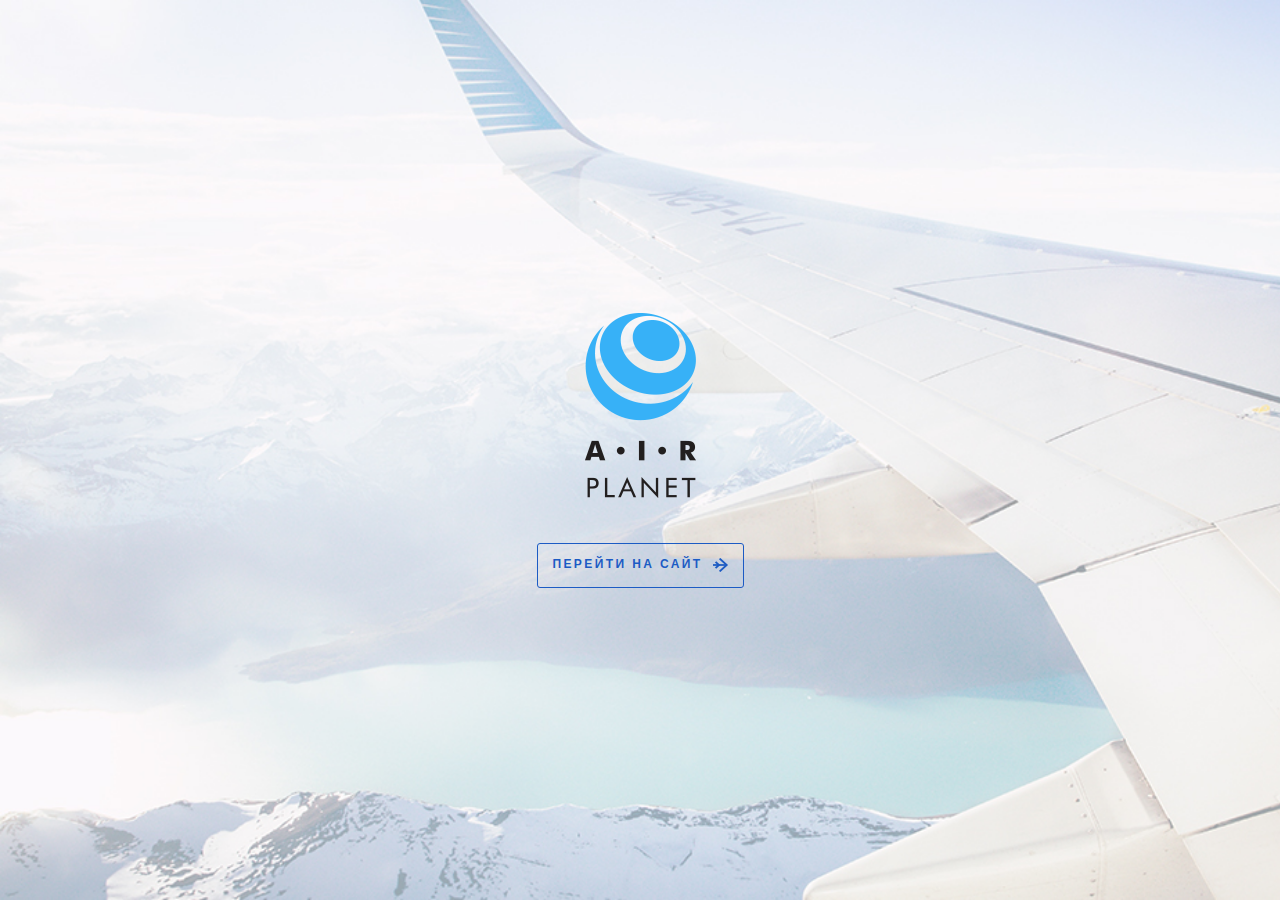
<file: index.html>
<!DOCTYPE html>
<html lang="ru">

<head>
  <meta charset="UTF-8">
  <meta name="viewport" content="width=device-width, initial-scale=1.0">
  <meta http-equiv="X-UA-Compatible" content="ie=edge">
  <title>Intro</title>
  <link rel="stylesheet" href="main.css">

  <link rel="shortcut icon" type="image/x-icon" href="./images/favicon.ico">
</head>

<body>
  <div class="wrapper wrapper--intro">
    <div class="bounce animated">
      <div class="intro__logo">
        <a class="intro__link" href="./main.html">
          <img class="intro__pic" src="./images/intro/logo_intro.png" alt="logo">
        </a>
      </div>
      <a class="intro__link" href="./main.html">
        <span class="intro__button">Перейти на сайт</span>
      </a>
    </div>
  </div>
</body>

</html>
</file>
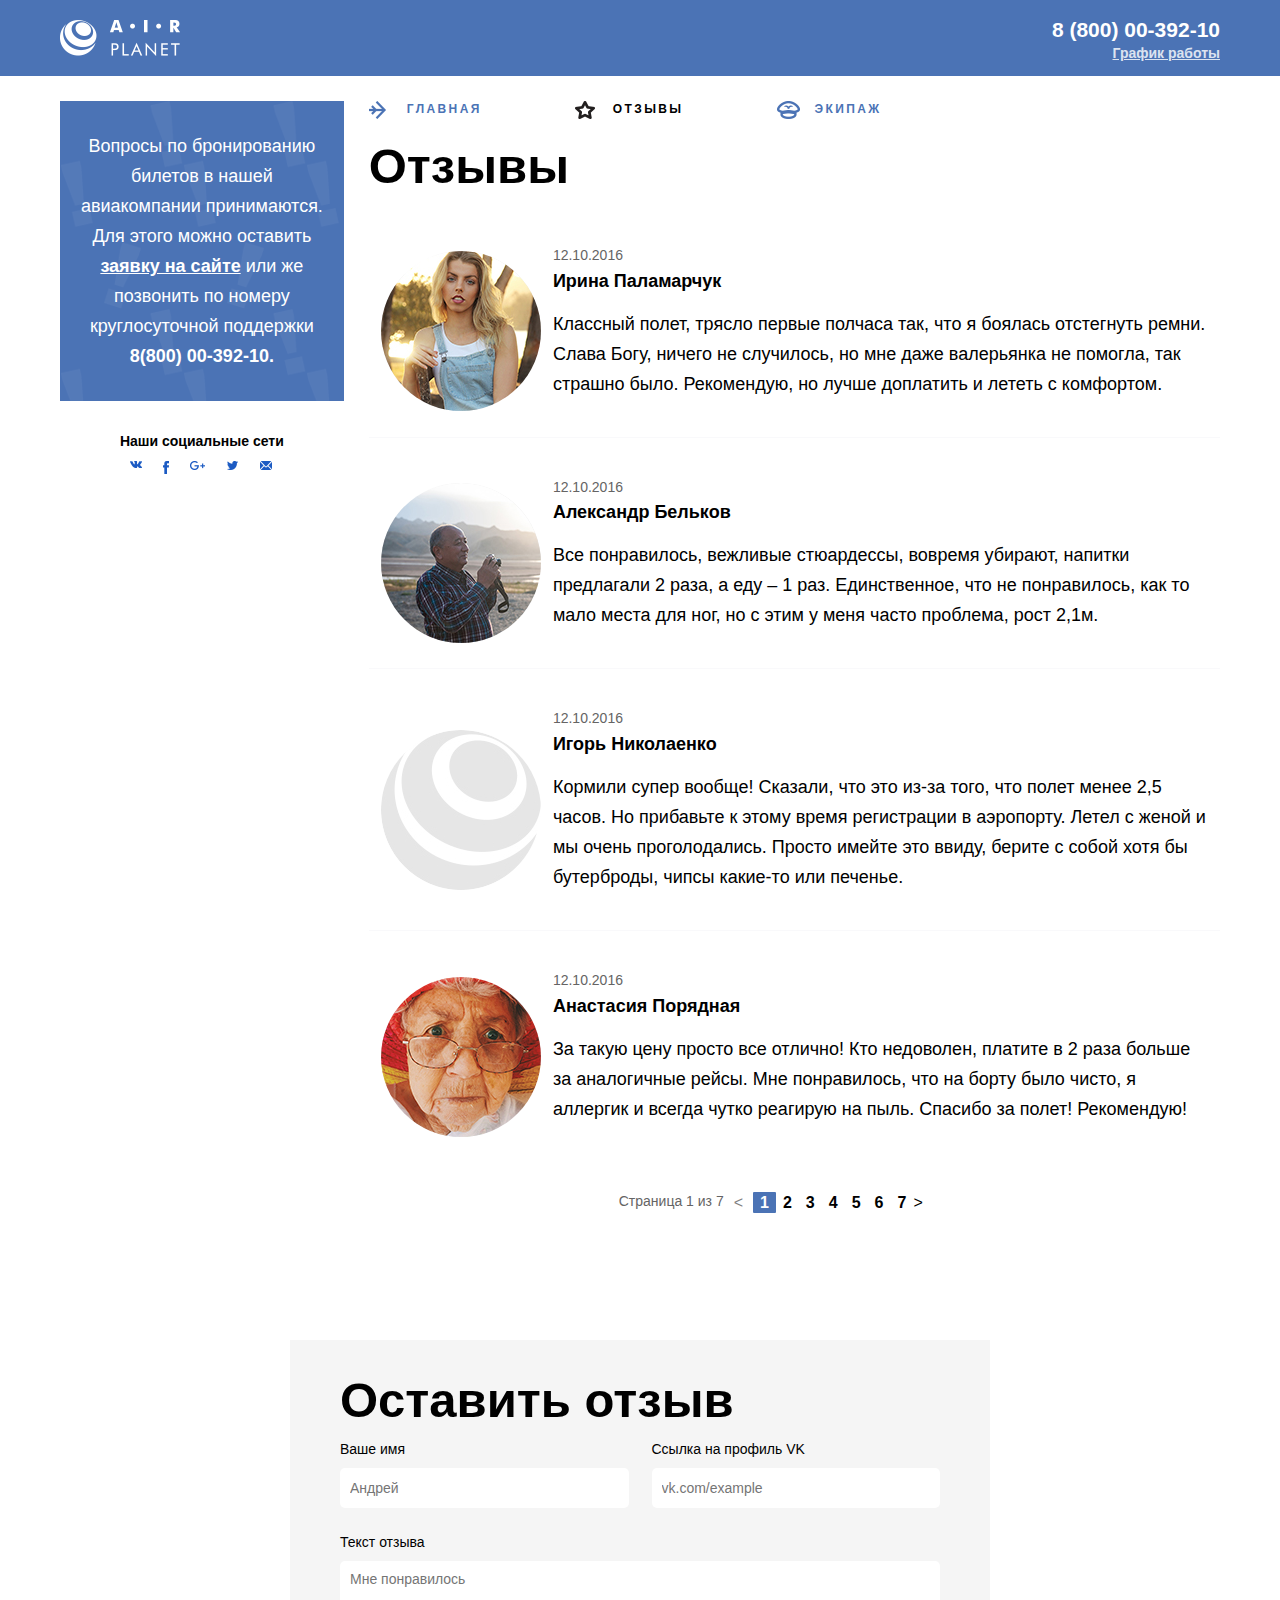
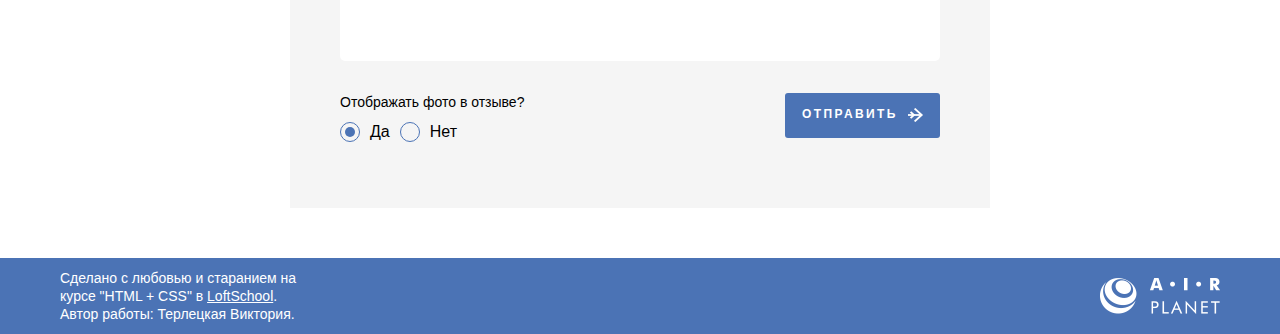
<file: feedback.html>
<!DOCTYPE html>
<html lang="ru">

<head>
  <meta charset="UTF-8">
  <meta name="viewport" content="width=device-width, initial-scale=1.0">
  <meta http-equiv="X-UA-Compatible" content="ie=edge">
  <title>Отзывы</title>
  <link rel="stylesheet" href="main.css">
  <link rel="shortcut icon" type="image/x-icon" href="./images/favicon.ico">
</head>

<body>
  <div class="wrapper">
    <header class="header">
      <div class="container header__container">
        <a href="main.html" class="logo logo--header">
          <img src="./images/logo_header.png" class="logo__img" alt="logo">
        </a>
        <div class="contacts">
          <a href="tel:+788000039210" class="contacts__phone">8 (800) 00-392-10</a>
          <div class="contacts__work-schedule">
            <button type="button" class="contacts__btn">График работы</button>
            <div class="contacts__work-schedule-block">
              <div class="contacts__week">пн-вс: 09:00-20-00</div>
              <div class="contacts__lunch">обед: 14:00-14:30</div>
            </div>
          </div>
        </div>
      </div>
    </header>
    <div class="maincontent">
      <div class="container">
        <aside class="sidebar">
          <div class="promo">
            <div class="promo__container">
              <p class="promo__description">
                Вопросы по бронированию билетов в нашей авиакомпании принимаются.
                Для этого можно оставить
                <a class="promo__link" href="#">заявку на сайте</a>
                или же позвонить по номеру круглосуточной поддержки
                <a href="tel:+788000039210" class="promo__phone">8(800) 00-392-10.</a>
              </p>
            </div>
          </div>
          <div class="socials">
            <h3 class="socials__title">Наши социальные сети</h3>
            <ul class="socials__list">
              <li class="socials__item">
                <a href="" class="socials__link">
                  <span class="socials__icon socials__icon--vk">
                  </span>
                </a>
              </li>
              <li class="socials__item">
                <a href="" class="socials__link">
                  <span class="socials__icon socials__icon--fb">
                  </span>
                </a>
              </li>
              <li class="socials__item">
                <a href="" class="socials__link">
                  <span class="socials__icon socials__icon--google">
                  </span>
                </a>
              </li>
              <li class="socials__item">
                <a href="" class="socials__link">
                  <span class="socials__icon socials__icon--twit">
                  </span>
                </a>
              </li>
              <li class="socials__item">
                <a href="" class="socials__link">
                  <span class="socials__icon socials__icon--email">
                  </span>
                </a>
              </li>
            </ul>
          </div>
        </aside>
        <main class="page-content">
          <nav class="nav">
            <ul class="nav__list">
              <li class="nav__item ">
                <a class="nav__link" href="./main.html">
                  <span class="nav__icon nav__icon--main">
                  </span>
                  <span class="nav__title">Главная</span>
                </a>
              </li>
              <li class="nav__item nav__item--active">
                <a class="nav__link">
                  <span class="nav__icon nav__icon--feed">
                  </span>
                  <span class="nav__title">Отзывы</span>
                </a>
              </li>
              <li class="nav__item">
                <a class="nav__link" href="./team.html">
                  <span class="nav__icon nav__icon--team">
                  </span>
                  <span class="nav__title">Экипаж</span>
                </a>
              </li>
            </ul>
          </nav>
          <!-- <div class="breadcrumbs">
            <ul class="breadcrumbs__list">
              <li class="breadcrumbs__item">
                <a href="/index.html" class="breadcrambs__link">Главная</a>
              </li>
              <li class="breadcrumbs__item">
                <a class="breadcrambs__link">Отзывы</a>
              </li>
            </ul>
          </div> -->
          <section class="feedback">
            <h1 class="title">Отзывы</h1>
            <ul class="feedback__list">
              <li class="feedback__item">
                <div class="feedback__pic">
                  <img src="./images/feedback/irina_palamarchuk.jpg" class="feedback__img" alt="feedback__pic">
                </div>
                <div class="feedback__description">
                  <div class="feedback__date">12.10.2016</div>
                  <h3 class="feedback__title">Ирина Паламарчук</h3>
                  <p class="feedback__description-text">Классный полет, трясло первые полчаса так, что я боялась
                    отстегнуть ремни.
                    Слава Богу, ничего не случилось, но мне даже валерьянка не помогла, так страшно было.
                    Рекомендую, но лучше доплатить и лететь с комфортом.
                  </p>
                </div>
              </li>
              <li class="feedback__item">
                <div class="feedback__pic">
                  <img src="./images/feedback/alex_bel`kov.jpg" class="feedback__img" alt="feedback__pic">
                </div>
                <div class="feedback__description">
                  <div class="feedback__date">12.10.2016</div>
                  <h3 class="feedback__title">Александр Бельков</h3>
                  <p class="feedback__description-text">Все понравилось, вежливые стюардессы, вовремя убирают, напитки
                    предлагали
                    2 раза, а еду – 1 раз. Единственное, что не понравилось, как то мало места для ног,
                    но с этим у меня часто проблема, рост 2,1м.
                  </p>
                </div>
              </li>
              <li class="feedback__item">
                <div class="feedback__pic">
                  <img class="feedback__img">
                </div>
                <div class="feedback__description">
                  <div class="feedback__date">12.10.2016</div>
                  <h3 class="feedback__title">Игорь Николаенко</h3>
                  <p class="feedback__description-text">Кормили супер вообще! Сказали, что это из-за того, что полет
                    менее 2,5 часов.
                    Но прибавьте к этому время регистрации в аэропорту. Летел с женой и мы очень проголодались.
                    Просто имейте это ввиду, берите с собой хотя бы бутерброды, чипсы какие-то или печенье.
                  </p>
                </div>
              </li>
              <li class="feedback__item">
                <div class="feedback__pic">
                  <img src="./images/feedback/anastasia.jpg" class="feedback__img" alt="feedback__pic">
                </div>
                <div class="feedback__description">
                  <div class="feedback__date">12.10.2016</div>
                  <h3 class="feedback__title">Анастасия Порядная</h3>
                  <p class="feedback__description-text">За такую цену просто все отлично! Кто недоволен, платите в 2
                    раза больше
                    за аналогичные рейсы. Мне понравилось, что на борту было чисто, я аллергик и всегда чутко реагирую
                    на пыль. Спасибо за полет! Рекомендую!
                  </p>
                </div>
              </li>
            </ul>
          </section>

          <div class="pagination">
            <div class="pagination__display">Страница 1 из 7</div>
            <div class="pagination__controlls">
              <a href="" class="pagination__prev">
                <</a> <ul class="pagination__pages">
                  <li class="pagination__pages-item">
                    <a href="" class="pagination__link pagination__link--active">1</a>
                  </li>
                  <li class="pagination__pages-item">
                    <a href="" class="pagination__link">2</a>
                  </li>
                  <li class="pagination__pages-item">
                    <a href="" class="pagination__link">3</a>
                  </li>
                  <li class="pagination__pages-item">
                    <a href="" class="pagination__link">4</a>
                  </li>
                  <li class="pagination__pages-item">
                    <a href="" class="pagination__link">5</a>
                  </li>
                  <li class="pagination__pages-item">
                    <a href="" class="pagination__link">6</a>
                  </li>
                  <li class="pagination__pages-item">
                    <a href="" class="pagination__link">7</a>
                  </li>
                  </ul>
                  <a href="" class="pagination__next">></a>
            </div>
          </div>
        </main>
      </div>

      <section class="form">
        <form class="form__feedback" action="" method="post" name="form__feedback">
          <div class="container form__container">
            <h2 class="title title--form">Оставить отзыв</h2>
            <div class="form__row">
              <label class="form__text">
                <div class="form__text-title"> Ваше имя</div>
                <input class="form__field" type="text" name="username" placeholder="Андрей">
              </label>
              <label class="form__text">
                <div class="form__text-title">Ссылка на профиль VK</div>
                <input class="form__field" type="text" name="link-vk" placeholder="vk.com/example">
              </label>
            </div>
            <div class="form__row">
              <label class="form__text">
                <div class="form__text-title">Текст отзыва</div>
                <textarea class="form__textarea" name="feedback" cols="30" rows="5"
                  placeholder="Мне понравилось"></textarea>
              </label>
            </div>
            <div class="form__row">
              <div class="form__radio-block">
                <div class="form__text-title">Отображать фото в отзыве?</div>
                <div class="form__radio">
                  <label class="form__radio-btn" tabindex="0">
                    <input class="form__answer" type="radio" name="photo" value="yes" checked>
                    <div class="form__radio-custom"></div>
                    <div class="form__radio-text">Да</div>
                  </label>
                  <label class="form__radio-btn" tabindex="0">
                    <input class="form__answer" type="radio" name="photo" value="no" tabindex="0">
                    <div class="form__radio-custom"></div>
                    <div class="form__radio-text">Нет</div>
                  </label>
                </div>
              </div>
              <div class="form__btn">
                <button class="form__submit" type="submit" value="Отправить">Отправить
                  <span class="form__icon"></span>
                </button>
              </div>
            </div>
          </div>
        </form>
      </section>
    </div>

    <footer class="footer">
      <div class="container footer__container">
        <address class="footer__copy">Сделано с любовью и старанием на курсе "HTML + CSS" в
          <a href="https://loftschool.com/" class="footer__loftschool"> <b>LoftSchool</b></a>. Автор работы:
          <b>Терлецкая Виктория</b>.
        </address>
        <a href="main.html" class="logo logo--footer">
          <img src="./images/logo_header.png" alt="logo" class="logo__img">
        </a>
      </div>
    </footer>
  </div>
</body>

</html>
</file>
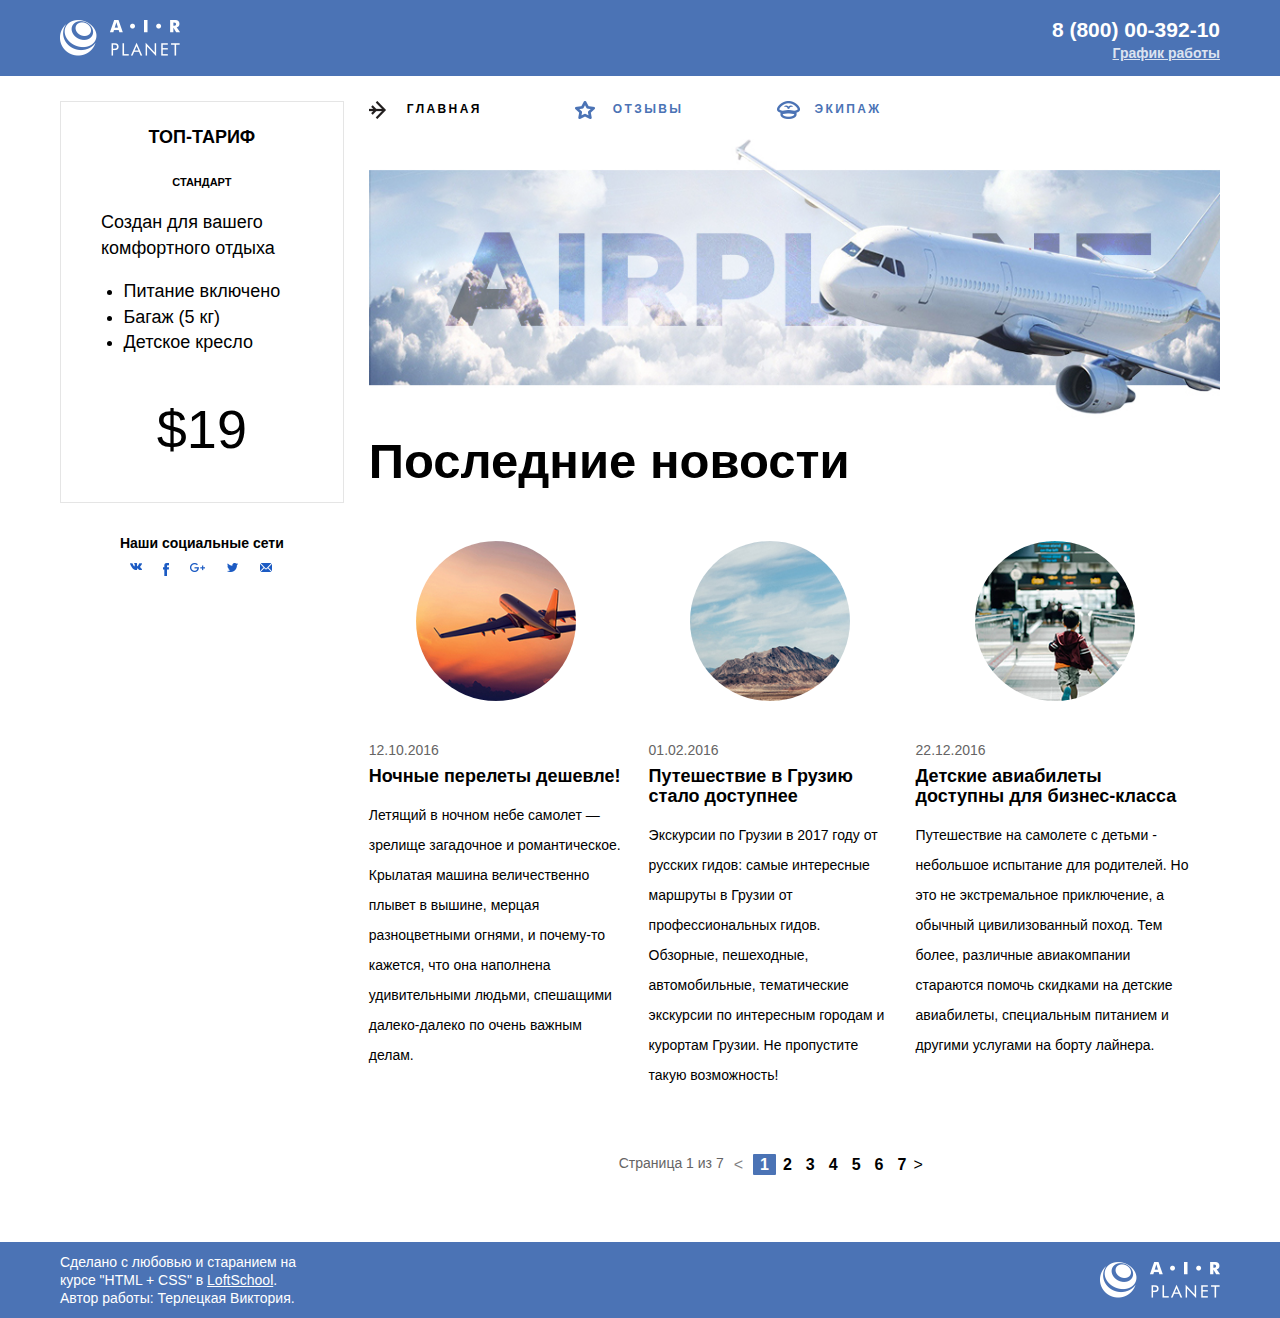
<file: main.html>
<!DOCTYPE html>
<html lang="ru">

<head>
  <meta charset="UTF-8">
  <meta name="viewport" content="width=device-width, initial-scale=1.0">
  <meta http-equiv="X-UA-Compatible" content="ie=edge">
  <title>Airplanet</title>
  <link rel="stylesheet" href="main.css">
  <link rel="shortcut icon" type="image/x-icon" href="./images/favicon.ico">

</head>

<body>
  <div class="wrapper">
    <header class="header">
      <div class="container header__container">
        <a class="logo logo--header">
          <img src="./images/logo_header.png" class="logo__img" alt="logo">
        </a>
        <div class="contacts">
          <a href="tel:+788000039210" class="contacts__phone">8 (800) 00-392-10</a>
          <div class="contacts__work-schedule">
            <button type="button" class="contacts__btn">График работы</button>
            <div class="contacts__work-schedule-block">
              <div class="contacts__week">пн-вс: 09:00-20-00</div>
              <div class="contacts__lunch">обед: 14:00-14:30</div>
            </div>
          </div>
        </div>
      </div>
    </header>
    <div class="maincontent">
      <div class="container">
        <aside class="sidebar">
          <section class="tariffs">
            <h2 class="tariffs__title">Топ-тариф</h2>
              <div class="tariffs__block">
                <h3 class="tariffs__name">СТАНДАРТ</h3>
                <P class="tariffs__desc">Создан для вашего комфортного отдыха</P>
                <ul class="tariffs__features">
                  <li class="tariffs__features-item"> Питание включено</li>
                  <li class="tariffs__features-item">Багаж (5 кг)</li>
                  <li class="tariffs__features-item">Детское кресло</li>
                </ul>
                <div class="tariffs__cost">$19</div>
              </div>
            
            <!-- <li class="tariffs__item">
                    <div class="tarrifs__icon tariffs__icon--star">
                    </div>
                    <div class="tariffs__block">
                      <h3 class="tariffs__name">ПРЕМИУМ</h3>
                      <P class="tariffs__desc">Для любителей хороших впечатлений</P>
                      <ul class="tariffs__features">
                        <li class="tariffs__features-item">Питание включено</li>
                        <li class="tariffs__features-item">Багаж (5 кг)</li>
                        <li class="tariffs__features-item">Детское кресло</li>
                      </ul>
                      <div class="tariffs__cost">$39</div>
                    </div>
                  </li>
    
                  <li class="tariffs__item">
                    <div class="tarrifs__icon tariffs__icon--palette">
                    </div>
                    <div class="tariffs__block">
                      <h3 class="tariffs__name">ЛАКШЕРИ</h3>
                      <P class="tariffs__desc">Все самое лучшее и незабываемое</P>
                      <ul class="tariffs__features">
                        <li class="tariffs__features-item">Питание включено</li>
                        <li class="tariffs__features-item">Багаж (5 кг)</li>
                        <li class="tariffs__features-item">Детское кресло</li>
                      </ul>
                      <div class="tariffs__cost">$99</div>
                    </div>
                  </li> -->
            </ul>
          </section>
          <div class="socials">
            <h3 class="socials__title">Наши социальные сети</h3>
            <ul class="socials__list">
              <li class="socials__item">
                <a href="" class="socials__link">
                  <span class="socials__icon socials__icon--vk">
                  </span>
                </a>
              </li>
              <li class="socials__item">
                <a href="" class="socials__link">
                  <span class="socials__icon socials__icon--fb">
                  </span>
                </a>
              </li>
              <li class="socials__item">
                <a href="" class="socials__link">
                  <span class="socials__icon socials__icon--google">
                  </span>
                </a>
              </li>
              <li class="socials__item">
                <a href="" class="socials__link">
                  <span class="socials__icon socials__icon--twit">
                  </span>
                </a>
              </li>
              <li class="socials__item">
                <a href="" class="socials__link">
                  <span class="socials__icon socials__icon--email">
                  </span>
                </a>
              </li>
            </ul>
          </div>

        </aside>
        <main class="page-content">
          <nav class="nav">
            <ul class="nav__list">
              <li class="nav__item nav__item--active">
                <a class="nav__link">
                  <span class="nav__icon nav__icon--main">
                  </span>
                  <span class="nav__title">Главная</span>
                </a>
              </li>
              <li class="nav__item">
                <a class="nav__link" href="./feedback.html">
                  <span class="nav__icon nav__icon--feed">
                  </span>
                  <span class="nav__title">Отзывы</span>
                </a>
              </li>
              <li class="nav__item">
                <a class="nav__link" href="./team.html">
                  <span class="nav__icon nav__icon--team">
                  </span>
                  <span class="nav__title">Экипаж</span>
                </a>
              </li>
            </ul>
          </nav>
          <img class="banner" src="./images/banner.jpg._01_" alt="Airplanet">


          <section class="news">
            <h1 class="title">Последние новости</h1>
            <ul class="news__list">
              <li class="news__item">
                <div class="news__img">
                  <img src="./images/feedback/planeflying-feed.jpg" class="news__pic" alt="news__pic">
                </div>
                <div class="news__description">
                  <div class="news__date">12.10.2016</div>
                  <h3 class="news__title">Ночные перелеты дешевле!</h3>
                  <p class="news__description-text">Летящий в ночном небе самолет — зрелище загадочное и
                    романтическое.
                    Крылатая машина величественно плывет в вышине, мерцая разноцветными огнями, и почему-то кажется,
                    что она наполнена удивительными людьми, спешащими далеко-далеко по очень важным делам.
                  </p>
                </div>
              </li>
              <li class="news__item">
                <div class="news__img">
                  <img src="./images/feedback/mountains-feed.jpg" class="news__pic" alt="news__pic">
                </div>
                <div class="news__description">
                  <div class="news__date">01.02.2016</div>
                  <h3 class="news__title">Путешествие в Грузию стало доступнее</h3>
                  <p class="news__description-text">Экскурсии по Грузии в 2017 году от русских гидов: самые интересные
                    маршруты в Грузии от профессиональных гидов.
                    Обзорные, пешеходные, автомобильные, тематические экскурсии по интересным городам и курортам
                    Грузии.
                    Не пропустите такую возможность!
                  </p>
                </div>
              </li>
              <li class="news__item">
                <div class="news__img">
                  <img src="./images/feedback/boy-feed.jpg" class="news__pic" alt="news__pic">
                </div>
                <div class="news__description">
                  <div class="news__date">22.12.2016</div>
                  <h3 class="news__title">Детские авиабилеты доступны для бизнес-класса</h3>
                  <p class="news__description-text">Путешествие на самолете с детьми - небольшое испытание для
                    родителей.
                    Но это не экстремальное приключение, а обычный цивилизованный поход. Тем более, различные
                    авиакомпании
                    стараются помочь скидками на детские авиабилеты, специальным питанием и другими услугами на борту
                    лайнера.
                  </p>
                </div>
              </li>
            </ul>
          </section>

          <div class="pagination">
            <div class="pagination__display">Страница 1 из 7</div>
            <div class="pagination__controlls">
              <a href="" class="pagination__prev">
                <</a> <ul class="pagination__pages">
                  <li class="pagination__pages-item">
                    <a href="" class="pagination__link pagination__link--active">1</a>
                  </li>
                  <li class="pagination__pages-item">
                    <a href="" class="pagination__link">2</a>
                  </li>
                  <li class="pagination__pages-item">
                    <a href="" class="pagination__link">3</a>
                  </li>
                  <li class="pagination__pages-item">
                    <a href="" class="pagination__link">4</a>
                  </li>
                  <li class="pagination__pages-item">
                    <a href="" class="pagination__link">5</a>
                  </li>
                  <li class="pagination__pages-item">
                    <a href="" class="pagination__link">6</a>
                  </li>
                  <li class="pagination__pages-item">
                    <a href="" class="pagination__link">7</a>
                  </li>
                  </ul>
                  <a href="" class="pagination__next">></a>
            </div>
          </div>
        </main>
      </div>
    </div>
    <footer class="footer">
      <div class="container footer__container">
        <address class="footer__copy">Сделано с любовью и старанием на курсе "HTML + CSS" в
          <a href="https://loftschool.com/" class="footer__loftschool"> <b>LoftSchool</b></a>. Автор работы:
          <b>Терлецкая Виктория</b>.
        </address>
        <a class="logo logo--footer">
          <img src="./images/logo_header.png" alt="logo" class="logo__img">
        </a>
      </div>
    </footer>
  </div>
</body>

</html>
</file>
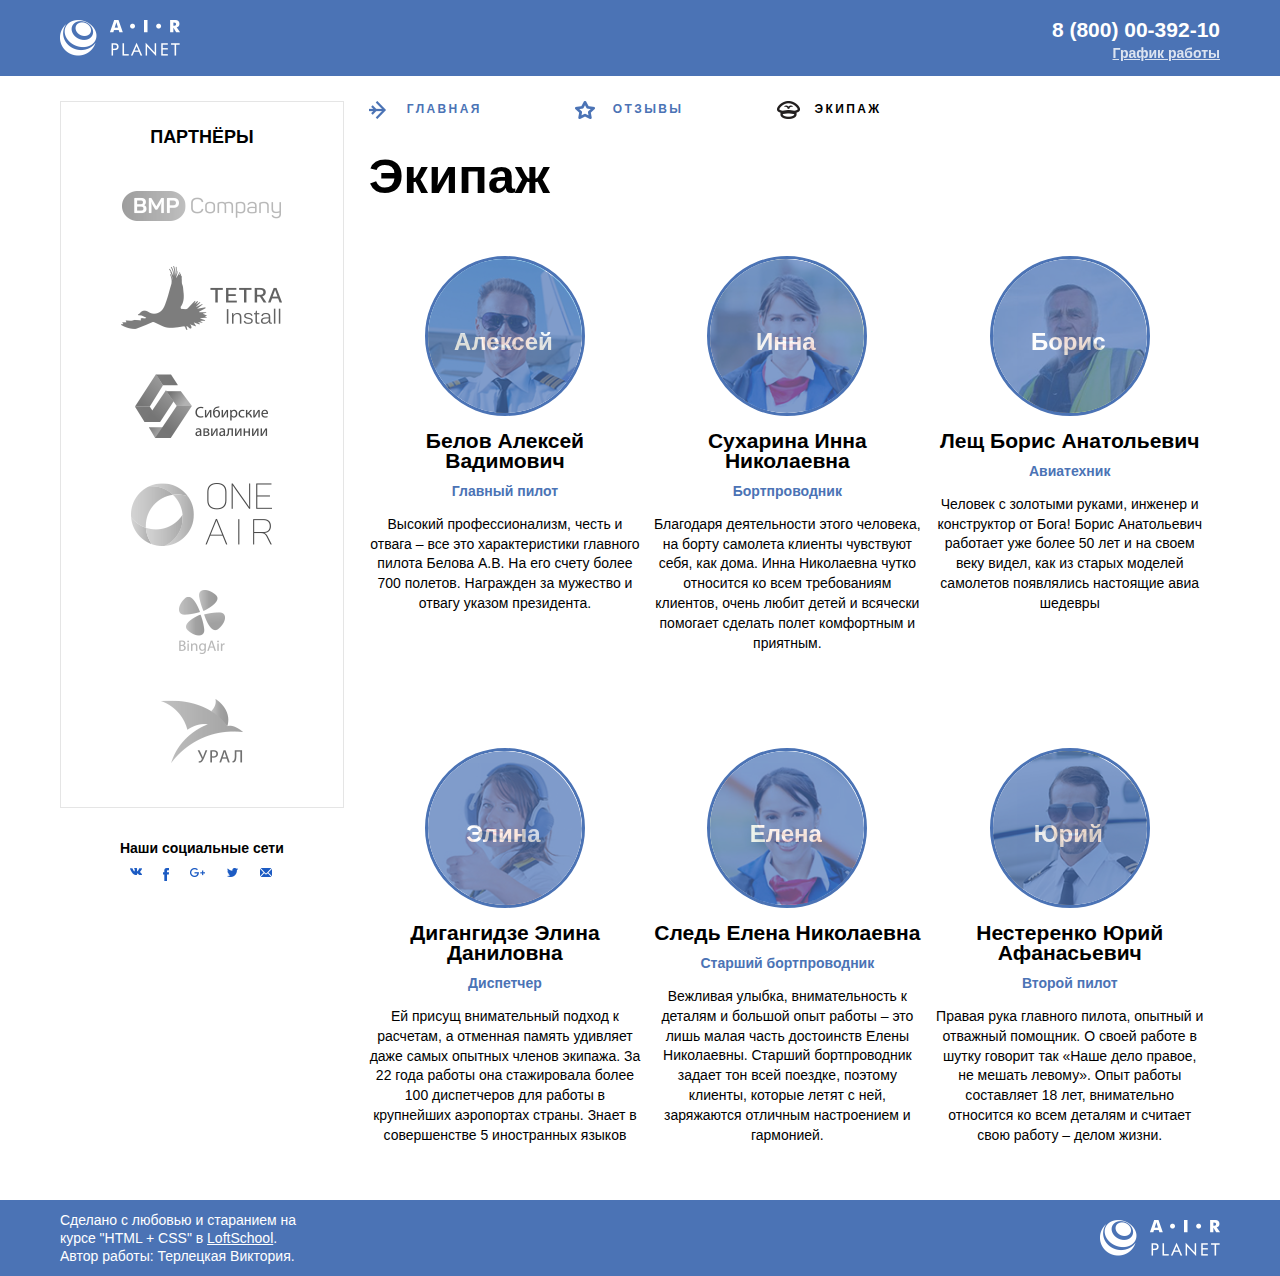
<file: team.html>
<!DOCTYPE html>
<html lang="ru">

<head>
  <meta charset="UTF-8">
  <meta name="viewport" content="width=device-width, initial-scale=1.0">
  <meta http-equiv="X-UA-Compatible" content="ie=edge">
  <title>Команда</title>
  <link rel="stylesheet" href="main.css">
  <link rel="shortcut icon" type="image/x-icon" href="./images/favicon.ico">
</head>

<body>
  <div class="wrapper">
    <header class="header">
      <div class="container header__container">
        <a href="main.html" class="logo logo--header">
          <img src="./images/logo_header.png" class="logo__img" alt="logo">
        </a>
        <div class="contacts">
          <a href="tel:+788000039210" class="contacts__phone">8 (800) 00-392-10</a>
          <div class="contacts__work-schedule">
            <button type="button" class="contacts__btn">График работы</button>
            <div class="contacts__work-schedule-block">
              <div class="contacts__week">пн-вс: 09:00-20-00</div>
              <div class="contacts__lunch">обед: 14:00-14:30</div>
            </div>
          </div>
        </div>
      </div>
    </header>
    <div class="maincontent">
      <div class="container">
        <aside class="sidebar">
          <section class="partners">
            <h2 class="partners__title">Партнёры</h2>
            <ul class="partners__list">
              <li class="partners__item">
                <a href="" class="partners__link">
                  <img class="partners__logo partners__logo--bmp" src="./images/partners/bmp-hover.png"
                    alt="bmp_company">
                </a>
              </li>
              <li class="partners__item">
                <a href="" class="partners__link">
                  <img class="partners__logo partners__logo--tetra" src="./images/partners/tetra-hover.png"
                    alt="tetra_install">
                </a>
              </li>
              <li class="partners__item">
                <a href="" class="partners__link">
                  <img class="partners__logo partners__logo--sib-avia" src="./images/partners/sib_avia-hover.png"
                    alt="sib_avialine">
                </a>
              </li>
              <li class="partners__item">
                <a href="" class="partners__link">
                  <img class="partners__logo partners__logo--one-air" src="./images/partners/one_air-hover.png"
                    alt="one_air">
                </a>
              </li>
              <li class="partners__item">
                <a href="" class="partners__link">
                  <img class="partners__logo partners__logo--bing-air" src="./images/partners/bing_air-hover.png"
                    alt="bing_air">
                </a>
              </li>
              <li class="partners__item">
                <a href="" class="partners__link">
                  <img class="partners__logo partners__logo--ural" src="./images/partners/ural-hover.png" alt="ural">
                </a>
              </li>
            </ul>
          </section>
          <div class="socials">
            <h3 class="socials__title">Наши социальные сети</h3>
            <ul class="socials__list">
              <li class="socials__item">
                <a href="" class="socials__icon socials__icon--vk">
                </a>
              </li>
              <li class="socials__item">
                <a href="" class="socials__icon socials__icon--fb">
                </a>
              </li>
              <li class="socials__item">
                <a href="" class="socials__icon socials__icon--google">
                </a>
              </li>
              <li class="socials__item">
                <a href="" class="socials__icon socials__icon--twit">
                </a>
              </li>
              <li class="socials__item">
                <a href="" class="socials__icon socials__icon--email">
                </a>
              </li>
            </ul>
          </div>

        </aside>
        <main class="page-content">
          <nav class="nav">
            <ul class="nav__list">
              <li class="nav__item ">
                <a class="nav__link" href="./main.html">
                  <span class="nav__icon nav__icon--main">
                  </span>
                  <span class="nav__title">Главная</span>
                </a>
              </li>
              <li class="nav__item">
                <a class="nav__link" href="./feedback.html">
                  <span class="nav__icon nav__icon--feed">
                  </span>
                  <span class="nav__title">Отзывы</span>
                </a>
              </li>
              <li class="nav__item nav__item--active">
                <a class="nav__link">
                  <span class="nav__icon nav__icon--team">
                  </span>
                  <span class="nav__title">Экипаж</span>
                </a>
              </li>
            </ul>
          </nav>
          <!-- <div class="breadcrumbs">
            <ul class="breadcrumbs__list">
              <li class="breadcrumbs__item">
                <a href="/index.html" class="breadcrambs__link">Главная</a>
              </li>
              <li class="breadcrumbs__item">
                <a class="breadcrambs__link">Экипаж</a>
              </li>
            </ul>
          </div> -->
          <section class="team">
            <h1 class="title">Экипаж</h1>
            <ul class="team__list">
              <li class="team__item">
                <div class="team__avatar">
                  <img src="./images/team/belov.jpg" alt="" class="team__photo team__photo--belov">
                  <span class="team__avatar-hover">Алексей</span>
                </div>
                <div class="team__block">
                  <h3 class="team__name">Белов Алексей Вадимович</h3>
                  <h4 class="team__position">Главный пилот</h4>
                  <p class="team__desc">Высокий профессионализм, честь и отвага – все это характеристики главного пилота
                    Белова А.В.
                    На его счету более 700 полетов. Награжден за мужество и отвагу указом президента.</p>
                </div>
              </li>
              <li class="team__item">
                <div class="team__avatar">
                  <img src="./images/team/suharina.jpg" alt="" class="team__photo team__photo--suharina">
                  <span class="team__avatar-hover">Инна</span>
                </div>
                <div class="team__block">
                  <h3 class="team__name">Сухарина Инна Николаевна</h3>
                  <h4 class="team__position">Бортпроводник</h4>
                  <p class="team__desc">Благодаря деятельности этого человека, на борту самолета клиенты чувствуют себя,
                    как дома.
                    Инна Николаевна чутко относится ко всем требованиям клиентов, очень любит детей и всячески помогает
                    сделать полет комфортным и приятным.</p>
                </div>
              </li>
              <li class="team__item">
                <div class="team__avatar">
                  <img src="./images/team/lesch.jpg" alt="" class="team__photo team__photo--lesch">
                  <span class="team__avatar-hover">Борис</span>
                </div>
                <div class="team__block">
                  <h3 class="team__name">Лещ Борис Анатольевич</h3>
                  <h4 class="team__position">Авиатехник </h4>
                  <p class="team__desc">Человек с золотыми руками, инженер и конструктор от Бога!
                    Борис Анатольевич работает уже более 50 лет и на своем веку видел, как из старых моделей самолетов
                    появлялись настоящие авиа шедевры</p>
                </div>
              </li>
              <li class="team__item">
                <div class="team__avatar">
                  <img src="./images/team/digangidze.jpg" alt="" class="team__photo team__photo--digangidze">
                  <span class="team__avatar-hover">Элина</span>
                </div>
                <div class="team__block">
                  <h3 class="team__name">Дигангидзе Элина Даниловна</h3>
                  <h4 class="team__position">Диспетчер</h4>
                  <p class="team__desc">Ей присущ внимательный подход к расчетам, а отменная память удивляет даже самых
                    опытных членов экипажа.
                    За 22 года работы она стажировала более 100 диспетчеров для работы в крупнейших аэропортах страны.
                    Знает в совершенстве 5 иностранных языков</p>
                </div>
              </li>
              <li class="team__item">
                <div class="team__avatar">
                  <img src="./images/team/sled`.jpg" alt="" class="team__photo team__photo--sled">
                  <span class="team__avatar-hover">Елена</span>
                </div>
                <div class="team__block">
                  <h3 class="team__name">Следь Елена Николаевна</h3>
                  <h4 class="team__position">Старший бортпроводник</h4>
                  <p class="team__desc">Вежливая улыбка, внимательность к деталям и большой опыт работы – это лишь малая
                    часть достоинств Елены Николаевны.
                    Старший бортпроводник задает тон всей поездке, поэтому клиенты, которые летят с ней, заряжаются
                    отличным настроением и гармонией.</p>
                </div>
              </li>
              <li class="team__item">
                <div class="team__avatar">
                  <img src="./images/team/nesterenko.jpg" alt="" class="team__photo team__photo--nesterenko">
                  <span class="team__avatar-hover">Юрий</span>
                </div>
                <div class="team__block">
                  <h3 class="team__name">Нестеренко Юрий Афанасьевич</h3>
                  <h4 class="team__position">Второй пилот</h4>
                  <p class="team__desc">Правая рука главного пилота, опытный и отважный помощник.
                    О своей работе в шутку говорит так «Наше дело правое, не мешать левому».
                    Опыт работы составляет 18 лет, внимательно относится ко всем деталям и считает свою работу – делом
                    жизни. </p>
                </div>
              </li>
            </ul>
          </section>



        </main>
      </div>
    </div>

    <footer class="footer">
      <div class="container footer__container">
        <address class="footer__copy">Сделано с любовью и старанием на курсе "HTML + CSS" в
          <a href="https://loftschool.com/" class="footer__loftschool"> <b>LoftSchool</b></a>. Автор работы:
          <b>Терлецкая Виктория</b>.
        </address>
        <a href="main.html" class="logo logo--footer">
          <img src="./images/logo_header.png" alt="logo" class="logo__img">
        </a>

      </div>
    </footer>
  </div>
</body>
</file>
<file: main.css>
@import url('/fonts/fonts.css');
@import url('./css-blocks/normalize.css');
@import url('./css-blocks/base.css');

@import url('./css-blocks/header.css');
@import url('./css-blocks/contacts.css');
@import url('./css-blocks/navigation.css');
@import url('./css-blocks/breadcrumbs.css');
@import url('./css-blocks/tariffs.css');
@import url('./css-blocks/news.css');
@import url('./css-blocks/feedbacks.css');
@import url('./css-blocks/promo.css');
@import url('./css-blocks/pagination.css');
@import url('./css-blocks/form.css');
@import url('./css-blocks/partners.css');
@import url('./css-blocks/team.css');
@import url('./css-blocks/footer.css');
@import url('./css-blocks/socials.css');
@import url('./css-blocks/intro.css');
@import url('./animate.css');
</file>
